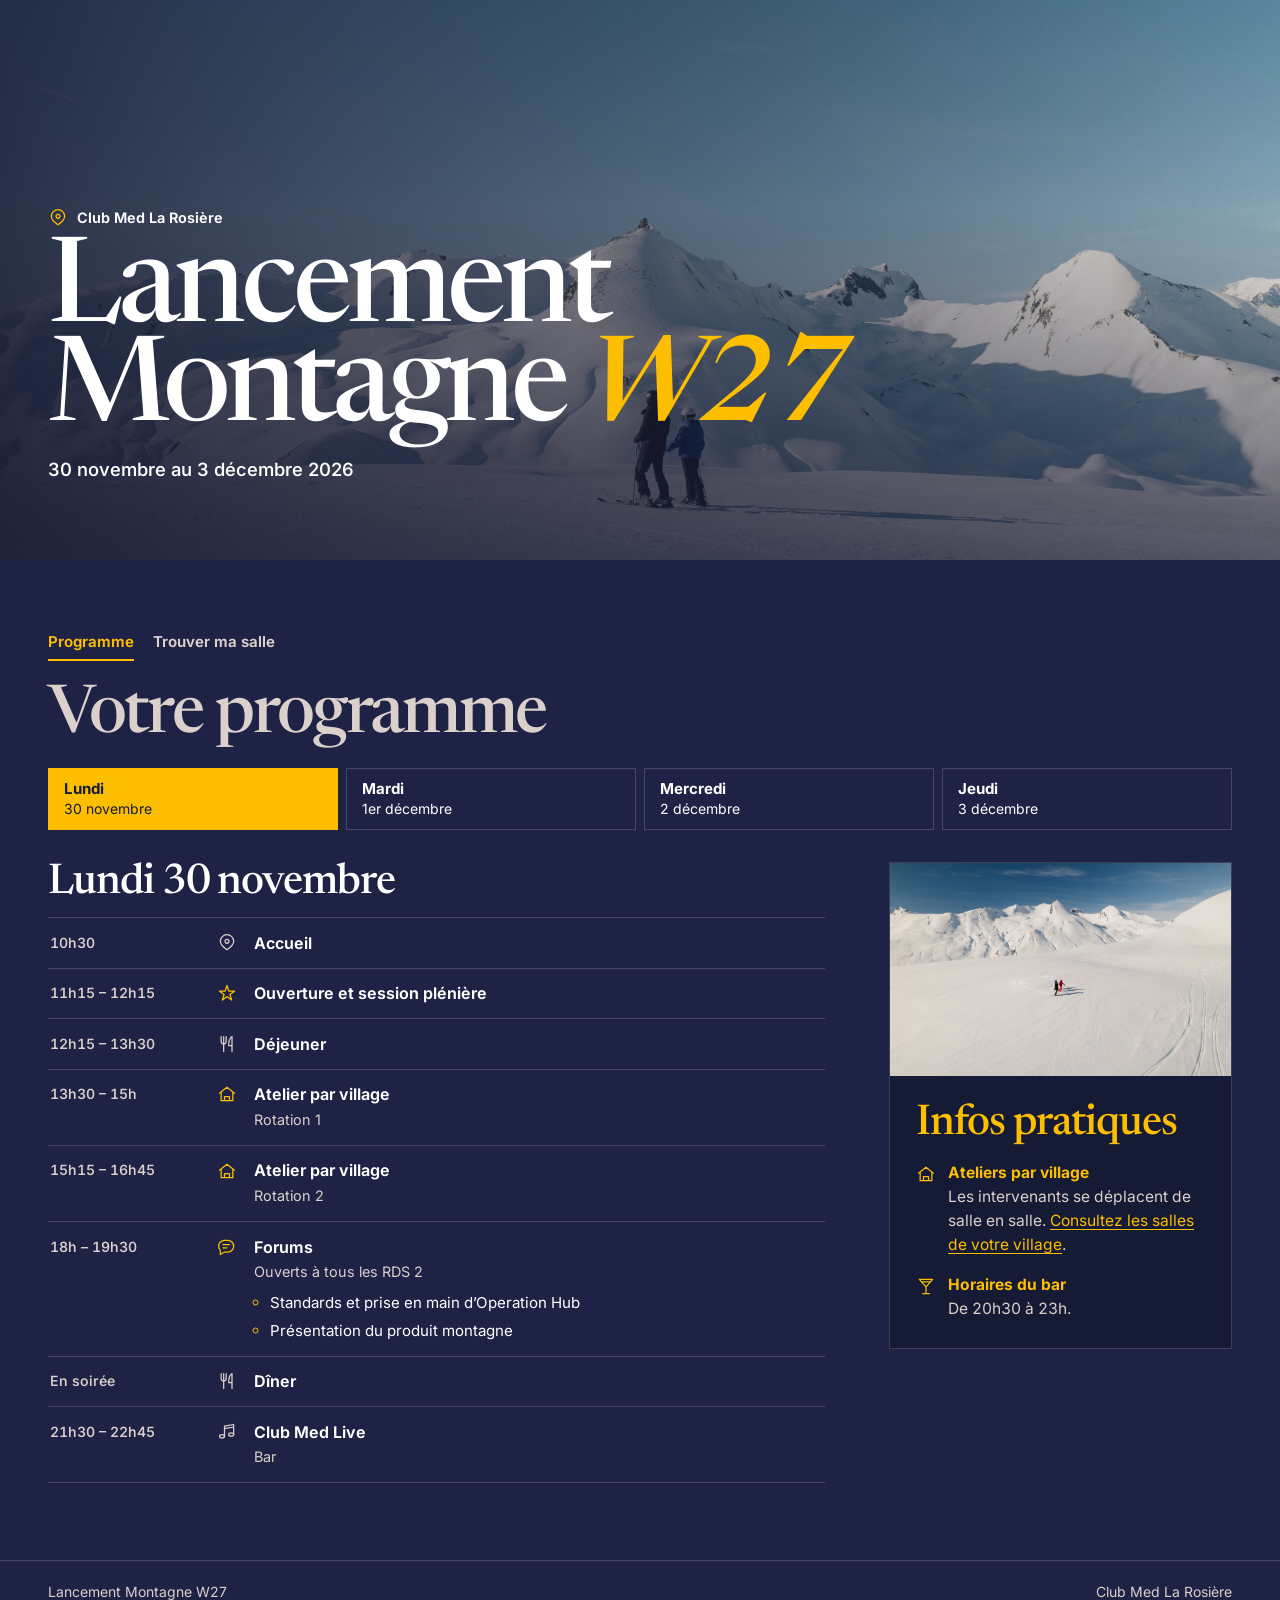
<file: index.html>
<!doctype html>
<html lang="fr">
<head>
  <meta charset="utf-8">
  <meta name="viewport" content="width=device-width, initial-scale=1">
  <meta name="description" content="Le programme du Lancement Montagne W27 à La Rosière, du 30 novembre au 3 décembre 2026.">
  <meta name="theme-color" content="#1e2346">
  <title>Programme | Lancement Montagne W27</title>
  <link rel="stylesheet" href="style.css">
  <script src="programme.js" defer></script>
</head>
<body>
  <svg class="sprites" xmlns="http://www.w3.org/2000/svg" aria-hidden="true"><symbol id="icon-pin" viewbox="0 0 24 24"><path d="M20 10c0 5-8 10-8 10S4 15 4 10a8 8 0 1 1 16 0Z"></path><circle cx="12" cy="10" r="2.3"></circle></symbol><symbol id="icon-workshop" viewbox="0 0 24 24"><rect x="3" y="4" width="18" height="12" rx="1.5"></rect><path d="M12 16v4m-4 1h8M7 12l3-3 2 2 4-4"></path></symbol><symbol id="icon-village" viewbox="0 0 24 24"><path d="M3 11l9-7 9 7m-16-1v10h14V10m-10 10v-5h6v5"></path></symbol><symbol id="icon-forum" viewbox="0 0 24 24"><path d="M20 11a7 7 0 0 1-7 7H9l-5 3v-5a7 7 0 0 1-2-5 7 7 0 0 1 7-7h4a7 7 0 0 1 7 7Z"></path><path d="M7 9h8m-8 4h5"></path></symbol><symbol id="icon-bar" viewbox="0 0 24 24"><path d="M4 4h16l-8 9-8-9Zm8 9v7m-4 1h8M7 7h10"></path></symbol><symbol id="icon-meal" viewbox="0 0 24 24"><path d="M5 3v6a3 3 0 0 0 6 0V3M8 3v18m10 0V3c-3 2-4 6-4 11h4"></path></symbol><symbol id="icon-music" viewbox="0 0 24 24"><path d="M9 17V5l11-2v12M9 8l11-2"></path><ellipse cx="6" cy="17" rx="3" ry="2"></ellipse><ellipse cx="17" cy="15" rx="3" ry="2"></ellipse></symbol><symbol id="icon-event" viewbox="0 0 24 24"><path d="M12 3l2.2 6.8H21l-5.5 4 2.1 6.7-5.6-4.2-5.6 4.2 2.1-6.7L3 9.8h6.8L12 3Z"></path></symbol></svg><header class="hero">
    <img class="hero-photo" src="assets/la-rosiere.jpg" alt="" width="2048" height="1365" fetchpriority="high">
    <div class="wrap hero-inner">
      <p class="venue"><svg class="icon" aria-hidden="true" focusable="false" viewbox="0 0 24 24"><use href="#icon-pin"></use></svg>Club Med La Rosière</p>
      <h1>Lancement<br>Montagne <span>W27</span></h1>
      <p class="dates">30 novembre au 3 décembre 2026</p>
    </div>
  </header>
  <main id="programme" class="wrap programme"><nav class="site-nav" aria-label="Navigation du séminaire"><a href="index.html" aria-current="page">Programme</a><a href="salles.html">Trouver ma salle</a></nav>
    <h2 class="section-title">Votre programme</h2>
    <nav class="day-nav" aria-label="Choisir un jour"><a href="#30-novembre" aria-label="Lundi 30 novembre"><strong>Lundi</strong><span class="date-full">30 novembre</span><span class="date-short" aria-hidden="true">30 nov.</span></a><a href="#1-decembre" aria-label="Mardi 1er décembre"><strong>Mardi</strong><span class="date-full">1er décembre</span><span class="date-short" aria-hidden="true">1er déc.</span></a><a href="#2-decembre" aria-label="Mercredi 2 décembre"><strong>Mercredi</strong><span class="date-full">2 décembre</span><span class="date-short" aria-hidden="true">2 déc.</span></a><a href="#3-decembre" aria-label="Jeudi 3 décembre"><strong>Jeudi</strong><span class="date-full">3 décembre</span><span class="date-short" aria-hidden="true">3 déc.</span></a></nav>
    <div class="layout">
      <div class="schedule"><section id="30-novembre" class="day" aria-labelledby="heading-30-novembre"><h2 id="heading-30-novembre">Lundi 30 novembre</h2><ol class="slots"><li class="slot"><span class="time">10h30</span></span><svg class="icon slot-icon" aria-hidden="true" focusable="false" viewbox="0 0 24 24"><use href="#icon-pin"></use></svg><div><h3>Accueil</h3></div></li><li class="slot emphasis"><span class="time">11h15 – 12h15</span></span><svg class="icon slot-icon" aria-hidden="true" focusable="false" viewbox="0 0 24 24"><use href="#icon-event"></use></svg><div><h3>Ouverture et session plénière</h3></div></li><li class="slot"><span class="time">12h15 – 13h30</span></span><svg class="icon slot-icon" aria-hidden="true" focusable="false" viewbox="0 0 24 24"><use href="#icon-meal"></use></svg><div><h3>Déjeuner</h3></div></li><li class="slot emphasis"><span class="time">13h30 – 15h</span></span><svg class="icon slot-icon" aria-hidden="true" focusable="false" viewbox="0 0 24 24"><use href="#icon-village"></use></svg><div><h3>Atelier par village</h3><p>Rotation 1</p></div></li><li class="slot emphasis"><span class="time">15h15 – 16h45</span></span><svg class="icon slot-icon" aria-hidden="true" focusable="false" viewbox="0 0 24 24"><use href="#icon-village"></use></svg><div><h3>Atelier par village</h3><p>Rotation 2</p></div></li><li class="slot emphasis"><span class="time">18h – 19h30</span></span><svg class="icon slot-icon" aria-hidden="true" focusable="false" viewbox="0 0 24 24"><use href="#icon-forum"></use></svg><div><h3>Forums</h3><p>Ouverts à tous les RDS 2</p><ul class="forum-themes"><li>Standards et prise en main d’Operation Hub</li><li>Présentation du produit montagne</li></ul></div></li><li class="slot"><span class="time">En soirée</span></span><svg class="icon slot-icon" aria-hidden="true" focusable="false" viewbox="0 0 24 24"><use href="#icon-meal"></use></svg><div><h3>Dîner</h3></div></li><li class="slot"><span class="time">21h30 – 22h45</span></span><svg class="icon slot-icon" aria-hidden="true" focusable="false" viewbox="0 0 24 24"><use href="#icon-music"></use></svg><div><h3>Club Med Live</h3><p>Bar</p></div></li></ol></section>
<section id="1-decembre" class="day" aria-labelledby="heading-1-decembre"><h2 id="heading-1-decembre">Mardi 1er décembre</h2><ol class="slots"><li class="slot emphasis"><span class="time">8h30 – 10h</span></span><svg class="icon slot-icon" aria-hidden="true" focusable="false" viewbox="0 0 24 24"><use href="#icon-workshop"></use></svg><div><h3>Atelier par filière</h3><p>Bloc 1</p></div></li><li class="slot emphasis"><span class="time">10h15 – 11h45</span></span><svg class="icon slot-icon" aria-hidden="true" focusable="false" viewbox="0 0 24 24"><use href="#icon-workshop"></use></svg><div><h3>Atelier par filière</h3><p>Bloc 2</p></div></li><li class="slot"><span class="time">12h – 13h30</span></span><svg class="icon slot-icon" aria-hidden="true" focusable="false" viewbox="0 0 24 24"><use href="#icon-meal"></use></svg><div><h3>Déjeuner</h3></div></li><li class="slot emphasis"><span class="time">13h30 – 15h</span></span><svg class="icon slot-icon" aria-hidden="true" focusable="false" viewbox="0 0 24 24"><use href="#icon-village"></use></svg><div><h3>Atelier par village</h3><p>Rotation 3</p></div></li><li class="slot emphasis"><span class="time">15h15 – 16h45</span></span><svg class="icon slot-icon" aria-hidden="true" focusable="false" viewbox="0 0 24 24"><use href="#icon-village"></use></svg><div><h3>Atelier par village</h3><p>Rotation 4</p></div></li><li class="slot"><span class="time">16h30 – 18h</span></span><svg class="icon slot-icon" aria-hidden="true" focusable="false" viewbox="0 0 24 24"><use href="#icon-event"></use></svg><div><h3>Afterwork HYROX · Parcours PEAK</h3><p>Théâtre · horaire à confirmer</p></div></li><li class="slot emphasis"><span class="time">18h – 19h30</span></span><svg class="icon slot-icon" aria-hidden="true" focusable="false" viewbox="0 0 24 24"><use href="#icon-forum"></use></svg><div><h3>Forums</h3><p>Ouverts à tous les RDS 2</p><ul class="forum-themes"><li>Standards et prise en main d’Operation Hub</li><li>Responsabilité pénale du manager et conséquences des délégations de pouvoirs</li></ul></div></li><li class="slot"><span class="time">En soirée</span></span><svg class="icon slot-icon" aria-hidden="true" focusable="false" viewbox="0 0 24 24"><use href="#icon-meal"></use></svg><div><h3>Dîner</h3></div></li><li class="slot"><span class="time">20h30 – 21h30</span></span><svg class="icon slot-icon" aria-hidden="true" focusable="false" viewbox="0 0 24 24"><use href="#icon-music"></use></svg><div><h3>Club Med Live</h3><p>Bar</p></div></li><li class="slot"><span class="time">21h30</span></span><svg class="icon slot-icon" aria-hidden="true" focusable="false" viewbox="0 0 24 24"><use href="#icon-event"></use></svg><div><h3>Première du spectacle Millenium</h3><p>Théâtre</p></div></li></ol></section>
<section id="2-decembre" class="day" aria-labelledby="heading-2-decembre"><h2 id="heading-2-decembre">Mercredi 2 décembre</h2><ol class="slots"><li class="slot emphasis"><span class="time">8h30 – 10h</span></span><svg class="icon slot-icon" aria-hidden="true" focusable="false" viewbox="0 0 24 24"><use href="#icon-workshop"></use></svg><div><h3>Atelier par filière</h3><p>Bloc 3</p></div></li><li class="slot emphasis"><span class="time">10h15 – 11h45</span></span><svg class="icon slot-icon" aria-hidden="true" focusable="false" viewbox="0 0 24 24"><use href="#icon-village"></use></svg><div><h3>Atelier par village</h3><p>Rotation 5</p></div></li><li class="slot"><span class="time">12h – 13h30</span></span><svg class="icon slot-icon" aria-hidden="true" focusable="false" viewbox="0 0 24 24"><use href="#icon-meal"></use></svg><div><h3>Déjeuner</h3></div></li><li class="slot emphasis"><span class="time">13h30 – 15h</span></span><svg class="icon slot-icon" aria-hidden="true" focusable="false" viewbox="0 0 24 24"><use href="#icon-village"></use></svg><div><h3>Atelier par village</h3><p>Rotation 6</p></div></li><li class="slot emphasis"><span class="time">15h15 – 16h45</span></span><svg class="icon slot-icon" aria-hidden="true" focusable="false" viewbox="0 0 24 24"><use href="#icon-village"></use></svg><div><h3>Atelier par village</h3><p>Rotation 7</p></div></li><li class="slot"><span class="time">16h30 – 18h</span></span><svg class="icon slot-icon" aria-hidden="true" focusable="false" viewbox="0 0 24 24"><use href="#icon-event"></use></svg><div><h3>Afterwork Dift Fondation</h3><p>Théâtre · horaire à confirmer</p></div></li><li class="slot emphasis"><span class="time">18h – 19h30</span></span><svg class="icon slot-icon" aria-hidden="true" focusable="false" viewbox="0 0 24 24"><use href="#icon-forum"></use></svg><div><h3>Forums</h3><p>Ouverts à tous les RDS 2</p><ul class="forum-themes"><li>Responsabilité pénale du manager et conséquences des délégations de pouvoirs</li><li>Questions-réponses de l’atelier village RH</li></ul></div></li><li class="slot"><span class="time">En soirée</span></span><svg class="icon slot-icon" aria-hidden="true" focusable="false" viewbox="0 0 24 24"><use href="#icon-meal"></use></svg><div><h3>Dîner</h3></div></li><li class="slot"><span class="time">20h</span></span><svg class="icon slot-icon" aria-hidden="true" focusable="false" viewbox="0 0 24 24"><use href="#icon-music"></use></svg><div><h3>Happening Live</h3><p>Restaurant</p></div></li><li class="slot"><span class="time">20h30 – 21h30</span></span><svg class="icon slot-icon" aria-hidden="true" focusable="false" viewbox="0 0 24 24"><use href="#icon-music"></use></svg><div><h3>DJ Live</h3><p>Bar</p></div></li><li class="slot"><span class="time">21h30 – 22h30</span></span><svg class="icon slot-icon" aria-hidden="true" focusable="false" viewbox="0 0 24 24"><use href="#icon-music"></use></svg><div><h3>Club Med Live</h3><p>Bar</p></div></li></ol></section>
<section id="3-decembre" class="day" aria-labelledby="heading-3-decembre"><h2 id="heading-3-decembre">Jeudi 3 décembre</h2><ol class="slots"><li class="slot emphasis"><span class="time">8h30 – 10h</span></span><svg class="icon slot-icon" aria-hidden="true" focusable="false" viewbox="0 0 24 24"><use href="#icon-workshop"></use></svg><div><h3>Atelier par filière</h3><p>Bloc 4 · Partage de bonnes pratiques</p></div></li><li class="slot emphasis"><span class="time">10h15 – 11h45</span></span><svg class="icon slot-icon" aria-hidden="true" focusable="false" viewbox="0 0 24 24"><use href="#icon-village"></use></svg><div><h3>Atelier par village</h3><p>Rotation 8</p></div></li><li class="slot emphasis"><span class="time">12h – 12h30</span></span><svg class="icon slot-icon" aria-hidden="true" focusable="false" viewbox="0 0 24 24"><use href="#icon-event"></use></svg><div><h3>Clôture du séminaire</h3></div></li><li class="slot"><span class="time">12h30 – 13h30</span></span><svg class="icon slot-icon" aria-hidden="true" focusable="false" viewbox="0 0 24 24"><use href="#icon-meal"></use></svg><div><h3>Déjeuner et départs</h3></div></li></ol></section></div>
      <aside class="practical" aria-label="Informations pratiques">
        <img src="assets/sur-les-pistes.jpg" alt="Pistes enneigées à La Rosière" width="2048" height="1364" loading="lazy">
        <div class="practical-copy">
          <h2>Infos pratiques</h2>
          <div class="practical-item"><svg class="icon" aria-hidden="true" focusable="false" viewbox="0 0 24 24"><use href="#icon-village"></use></svg><p><strong>Ateliers par village</strong><br>Les intervenants se déplacent de salle en salle. <a href="salles.html">Consultez les salles de votre village</a>.</p>
          </div><div class="practical-item"><svg class="icon" aria-hidden="true" focusable="false" viewbox="0 0 24 24"><use href="#icon-bar"></use></svg><p><strong>Horaires du bar</strong><br>De <span class="bar-hours">20h30 à 23h</span>.</p>
        </div></div>
      </aside>
    </div>
  </main>
  <footer><div class="wrap">Lancement Montagne W27 <span>Club Med La Rosière</span></div></footer>
</body>
</html>
</file>
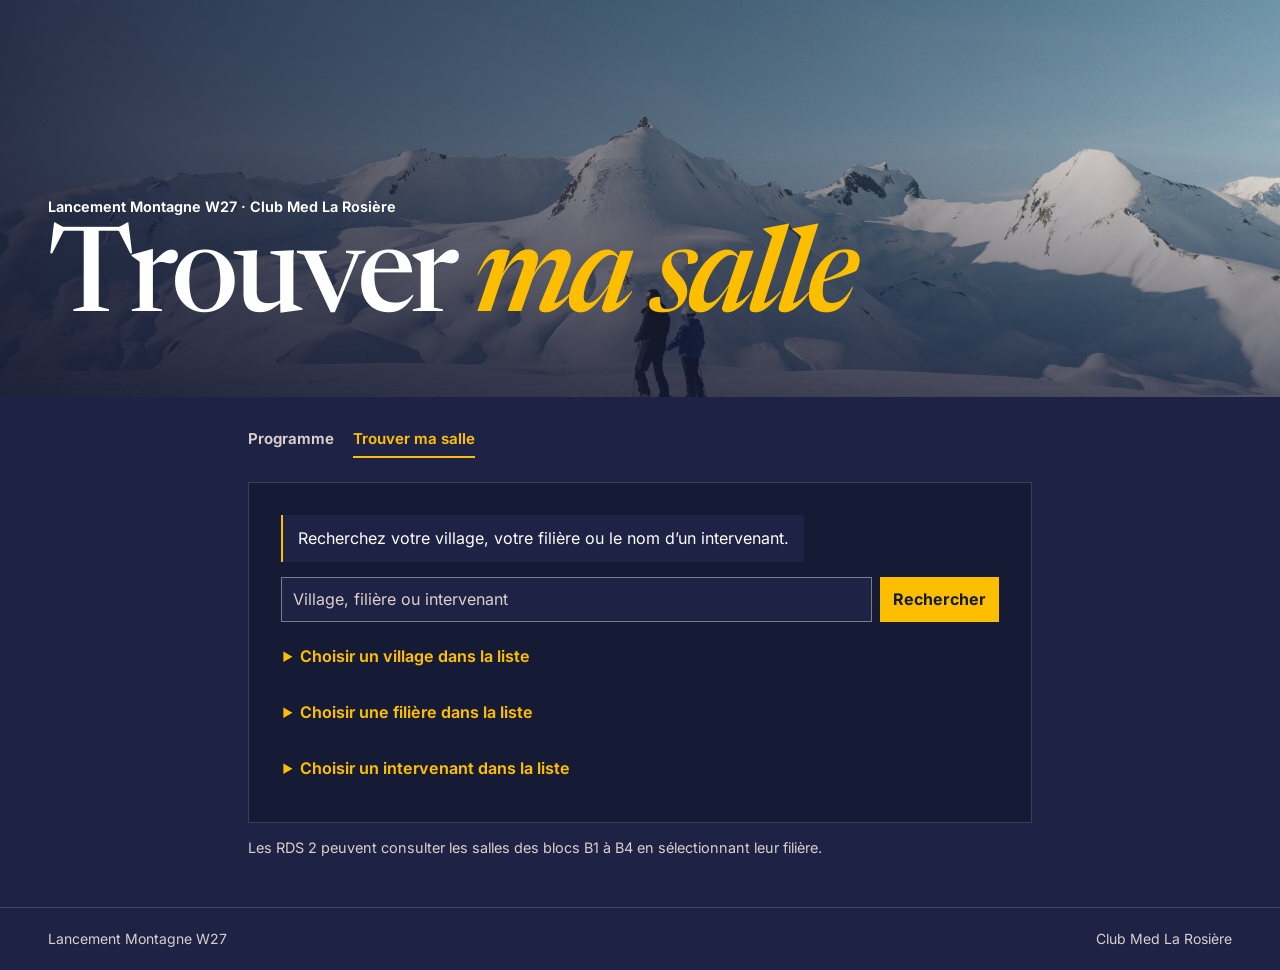
<file: salles.html>
<!doctype html>
<html lang="fr">
<head>
  <meta charset="utf-8">
  <meta name="viewport" content="width=device-width, initial-scale=1">
  <meta name="theme-color" content="#1e2346">
  <meta name="description" content="Retrouvez vos salles et ateliers par village ou par intervenant pour le Lancement Montagne W27 à La Rosière.">
  <title>Trouver ma salle | Lancement Montagne W27</title>
  <link rel="stylesheet" href="style.css">
  <script src="salles-data.js" defer></script>
  <script src="salles.js" defer></script>
</head>
<body>
  <header class="hero room-hero">
    <img class="hero-photo" src="assets/la-rosiere.jpg" alt="" width="2048" height="1365" fetchpriority="high">
    <div class="wrap hero-inner">
      <p class="venue">Lancement Montagne W27 · Club Med La Rosière</p>
      <h1>Trouver <span>ma salle</span></h1>
    </div>
  </header>
  <main class="wrap room-main">
    <nav class="site-nav" aria-label="Navigation du séminaire">
      <a href="index.html">Programme</a>
      <a href="salles.html" aria-current="page">Trouver ma salle</a>
    </nav>
    <div class="room-chat">
      <p class="chat-bubble" id="room-prompt">Recherchez votre village, votre filière ou le nom d’un intervenant.</p>
      <form class="room-form">
        <label class="visually-hidden" for="village">Village, filière ou intervenant</label>
        <input id="village" name="village" type="search" placeholder="Village, filière ou intervenant" autocomplete="off" maxlength="100" required>
        <button type="submit">Rechercher</button>
      </form>
      <details class="village-picker">
        <summary>Choisir un village dans la liste</summary>
        <div class="room-choices" id="village-list"></div>
      </details>
      <details class="village-picker filiere-picker">
        <summary>Choisir une filière dans la liste</summary>
        <div class="room-choices" id="filiere-list"></div>
      </details>
      <details class="village-picker speaker-picker">
        <summary>Choisir un intervenant dans la liste</summary>
        <div class="room-choices" id="speaker-list"></div>
      </details>
      <noscript>Activez JavaScript pour rechercher vos ateliers.</noscript>
      <p class="visually-hidden" id="search-status" role="status"></p>
      <div id="room-answer"></div>
    </div>
    <p class="room-scope">Les RDS 2 peuvent consulter les salles des blocs B1 à B4 en sélectionnant leur filière.</p>
  </main>
  <footer><div class="wrap">Lancement Montagne W27 <span>Club Med La Rosière</span></div></footer>
  <template id="room-result">
    <section class="chat-result" aria-labelledby="result-village">
      <div class="room-summary">
        <h2 id="result-village"></h2>
        <p class="room-reference">Salle de référence <strong class="reference-room"></strong></p>
      </div>
      <div class="room-days"></div>
    </section>
  </template>
</body>
</html>
</file>
<file: style.css>
@font-face {
  font-family: Inter;
  src: url("assets/inter-normal.woff2") format("woff2");
  font-weight: 400 800;
  font-display: swap;
}
@font-face {
  font-family: Newsreader;
  src: url("assets/newsreader-normal.woff2") format("woff2");
  font-weight: 400 700;
  font-display: swap;
}
@font-face {
  font-family: Newsreader;
  src: url("assets/newsreader-italic.woff2") format("woff2");
  font-weight: 400 700;
  font-style: italic;
  font-display: swap;
}
:root {
  color-scheme: dark;
  --navy: #1e2346;
  --deep: #151a35;
  --yellow: #fdbe00;
  --stone: #dbd0cb;
  --white: #ffffff;
  --line: #ffffff29;
  color: var(--white);
  background: var(--navy);
  font: 100%/1.55 Inter, "Segoe UI", sans-serif;
}
* { box-sizing: border-box; }
body { margin: 0; }
h1, h2, h3, p { margin: 0; }
.wrap { width: min(100% - 5rem, 74rem); margin-inline: auto; }
.sprites { position: absolute; width: 0; height: 0; overflow: hidden; }
.icon { width: 1.25rem; height: 1.25rem; fill: none; stroke: currentColor; stroke-width: 1.5; stroke-linecap: round; stroke-linejoin: round; }
.hero {
  position: relative;
  isolation: isolate;
  display: grid;
  align-items: end;
  min-height: clamp(22rem, 44vw, 35rem);
  overflow: hidden;
}
.hero-photo, .hero::after { position: absolute; inset: 0; width: 100%; height: 100%; }
.hero-photo { z-index: -2; object-fit: cover; object-position: 50% 62%; }
.hero::after {
  content: "";
  z-index: -1;
  background: linear-gradient(90deg, #141932d9, #14193262 57%, #14193200),
              linear-gradient(0deg, #151a35af, transparent 63%);
}
.hero-inner { padding-block: 3rem clamp(2.8rem, 6vw, 5.5rem); }
.venue { display: flex; align-items: center; gap: .55rem; font-size: .9rem; font-weight: 650; }
.venue .icon { color: var(--yellow); }
.hero h1 {
  margin: .95rem 0 .8rem;
  font: 480 clamp(3.25rem, 9.2vw, 7.4rem)/.84 Newsreader, Georgia, serif;
  letter-spacing: -.045em;
}
.hero h1 span { color: var(--yellow); font-style: italic; font-weight: 540; white-space: nowrap; }
.dates { font-size: clamp(.92rem, 1.7vw, 1.14rem); font-weight: 550; }
.programme { padding-block: clamp(2rem, 5vw, 4rem) clamp(2.5rem, 6vw, 5rem); }
.section-title { color: var(--stone); font: 500 clamp(2.4rem, 5.2vw, 4.3rem)/.96 Newsreader, Georgia, serif; letter-spacing: -.035em; }
.day-nav { display: grid; grid-template-columns: repeat(4, minmax(0, 1fr)); gap: .5rem; margin: 1.15rem 0 2rem; }
.day-nav a {
  display: grid;
  justify-items: start;
  gap: .1rem;
  min-height: 3.4rem;
  padding: .65rem .95rem;
  border: 1px solid var(--line);
  color: var(--white);
  text-decoration: none;
  line-height: 1.3;
}
.day-nav a:hover { border-color: var(--yellow); }
.day-nav a[aria-current="date"] { background: var(--yellow); border-color: var(--yellow); color: var(--deep); }
.day-nav strong { font-size: .94rem; font-weight: 700; }
.day-nav span { font-size: .875rem; }
a:focus-visible { outline: 2px solid var(--yellow); outline-offset: 4px; }
.layout { display: grid; grid-template-columns: minmax(0, 1fr) minmax(15rem, 29%); gap: clamp(1.4rem, 5vw, 4rem); align-items: start; }
.day { scroll-margin-top: 1rem; }
.day + .day { margin-top: 2.3rem; }
.day[hidden] + .day { margin-top: 0; }
.day h2, .practical h2 { font: 520 clamp(1.8rem, 3.7vw, 2.65rem)/1 Newsreader, Georgia, serif; letter-spacing: -.025em; }
.slots { margin: .8rem 0 0; padding: 0; list-style: none; border-top: 1px solid var(--line); }
.slot { display: grid; grid-template-columns: 9.4rem 1.35rem minmax(0, 1fr); gap: 1rem; padding: .85rem .15rem; align-items: start; border-bottom: 1px solid var(--line); }
.slot-icon { color: var(--stone); margin-top: .07rem; }
.emphasis .slot-icon { color: var(--yellow); }
.slot h3 { font-size: 1rem; font-weight: 650; line-height: 1.4; }
.slot p { margin-top: .2rem; color: var(--stone); font-size: .9rem; }
.time { color: var(--stone); font-size: .88rem; font-weight: 550; font-variant-numeric: tabular-nums; white-space: nowrap; }
.practical { background: var(--deep); border: 1px solid var(--line); }
.practical img { display: block; width: 100%; height: auto; aspect-ratio: 16/10; object-fit: cover; }
.practical-copy { padding: clamp(1.15rem, 2.25vw, 1.65rem); }
.practical h2, .practical strong, .practical .icon { color: var(--yellow); }
.practical-item { display: grid; grid-template-columns: 1.25rem minmax(0, 1fr); gap: .75rem; margin-top: 1rem; }
.practical-item .icon { margin-top: .17rem; }
.practical p { font-size: .97rem; color: var(--stone); }
.practical strong { font-weight: 700; }
footer { border-top: 1px solid var(--line); color: var(--stone); }
footer .wrap { display: flex; justify-content: space-between; flex-wrap: wrap; gap: .3rem 1rem; padding-block: 1.25rem; font-size: .875rem; }
@media (max-width: 48rem) {
  .wrap { width: calc(100% - 2rem); }
  .hero-photo { object-position: 53% 65%; }
  .layout { grid-template-columns: 1fr; gap: 1.75rem; }
  .day-nav { gap: .3rem; margin-bottom: 1.4rem; }
  .day-nav a { padding: .52rem .4rem; }
  .slot { grid-template-columns: 6.9rem 1.2rem minmax(0, 1fr); gap: .58rem; padding-inline: 0; }
  .slot-icon { width: 1.12rem; height: 1.12rem; }
  .practical img { aspect-ratio: 2.4 / 1; }
}
@media (max-width: 30rem) {
  .slot {
    grid-template-columns: 1.2rem minmax(0, 1fr);
    column-gap: .65rem;
    row-gap: .2rem;
  }
  .slot .time { grid-column: 2; grid-row: 1; }
  .slot > .slot-icon { grid-column: 1; grid-row: 2; }
  .slot > div { grid-column: 2; grid-row: 2; }
}
@media (max-width: 23rem) {
  .day-nav { grid-template-columns: repeat(2, minmax(0, 1fr)); }
  .hero h1 { font-size: 3.1rem; }
}
@media print {
  :root { color-scheme: light; --navy: #fff; --white: #151a35; --stone: #151a35; --yellow: #151a35; --line: #151a3540; }
  .hero, .practical { background: white; }
  .hero { min-height: auto; }
  .hero-photo, .hero::after, .day-nav, .practical img, footer { display: none; }
  .hero-inner, .programme { padding-block: 0 1rem; }
  .hero h1 { font-size: 2rem; }
  .layout { display: block; }
  .day[hidden] { display: block; }
  .day + .day, .day[hidden] + .day, .practical { margin-top: 1.2rem; }
  .slot { padding-block: .35rem; break-inside: avoid; }
}
.forum-themes { margin: .45rem 0 0; padding-left: 1rem; color: var(--white); font-size: .94rem; }
.forum-themes li + li { margin-top: .3rem; }
.forum-themes li::marker { color: var(--yellow); }
.day-nav .date-short { display: none; }
@media (max-width: 34rem) {
  .day-nav .date-full { display: none; }
  .day-nav .date-short { display: block; }
}

.site-nav { display: flex; flex-wrap: wrap; gap: .55rem 1.2rem; margin-bottom: 1.5rem; }
.site-nav a { color: var(--stone); padding: .38rem 0; text-decoration: none; border-bottom: 2px solid transparent; font-size: .9375rem; font-weight: 650; }
.site-nav a:hover, .site-nav a[aria-current="page"] { color: var(--yellow); border-color: var(--yellow); }
.practical a { color: var(--yellow); text-underline-offset: .18em; }
.room-hero { min-height: clamp(16rem, 31vw, 27rem); }
.room-hero .hero-inner { padding-bottom: clamp(2.1rem, 5vw, 4.4rem); }
.room-hero h1 { margin-bottom: 0; }
.room-main { max-width: 49rem; padding-block: 1.5rem 3rem; }
.room-chat { padding: clamp(1rem, 4vw, 2rem); border: 1px solid var(--line); background: var(--deep); }
.chat-bubble { width: fit-content; padding: .7rem .95rem; background: var(--navy); border-left: 2px solid var(--yellow); }
.room-form { display: flex; gap: .5rem; align-items: stretch; margin-top: .9rem; }
.room-form input, .room-form button, .room-choices button { min-height: 2.85rem; font: inherit; }
.room-form input { flex: 1; min-width: 0; padding: .55rem .7rem; border: 1px solid #dbd0cb85; border-radius: 0; background: var(--navy); color: var(--white); }
.room-form input::placeholder { color: var(--stone); }
.room-form button, .room-choices button { padding: .5rem .75rem; border: 1px solid var(--yellow); background: var(--yellow); color: var(--deep); font-weight: 700; cursor: pointer; }
.room-form :focus-visible, .room-choices button:focus-visible { outline: 2px solid var(--yellow); outline-offset: 3px; }
#room-answer:not(:empty) { margin-top: 1.3rem; }
.room-summary { padding: .95rem 1rem; border-left: 3px solid var(--yellow); background: var(--navy); }
.room-summary h2 { font: 530 clamp(1.8rem, 5vw, 2.5rem)/1.1 Newsreader, Georgia, serif; }
.room-summary p { margin-top: .3rem; color: var(--stone); }
.room-day { font: 530 1.47rem/1.15 Newsreader, Georgia, serif; margin-top: 1.3rem; }
.room-sessions { list-style: none; padding: 0; margin: .45rem 0 0; border-top: 1px solid var(--line); }
.room-session { display: grid; grid-template-columns: 8.5rem minmax(0, 1fr); gap: .6rem; padding: .6rem 0; border-bottom: 1px solid var(--line); }
.session-time { color: var(--stone); font-size: .875rem; font-variant-numeric: tabular-nums; }
.room-workshop { margin: 0; font-size: .99rem; line-height: 1.4; font-weight: 650; }
.session-room, .shared-workshop { margin-top: .15rem; font-size: .9rem; }
.shared-workshop { color: var(--stone); }
.reference-room, .session-room {
  display: grid;
  grid-template-columns: .9em minmax(0, 1fr);
  align-items: baseline;
  gap: .35em;
  color: var(--yellow);
}
.reference-room::before, .session-room::before {
  content: "";
  width: .9em;
  height: .9em;
  align-self: start;
  margin-top: .29em;
  background: currentColor;
  mask: url("data:image/svg+xml,%3Csvg xmlns='http://www.w3.org/2000/svg' viewBox='0 0 24 24' fill='none' stroke='black' stroke-width='2' stroke-linecap='round' stroke-linejoin='round'%3E%3Cpath d='M20 10c0 5-8 10-8 10S4 15 4 10a8 8 0 1 1 16 0Z'/%3E%3Ccircle cx='12' cy='10' r='2.3'/%3E%3C/svg%3E") center / contain no-repeat;
}
.changed-room { color: var(--yellow); font-weight: 700; }
.room-scope { margin-top: .85rem; color: var(--stone); font-size: .9rem; }
.room-choices { display: flex; flex-wrap: wrap; gap: .45rem; margin-top: .75rem; }
.room-choices button { border-color: var(--line); background: var(--navy); color: var(--white); font-weight: 550; }
.visually-hidden { position: absolute; width: 1px; height: 1px; margin: -1px; padding: 0; overflow: hidden; clip-path: inset(50%); white-space: nowrap; }
@media (max-width: 32rem) {
  .room-hero h1 { font-size: clamp(2.85rem, 9.3vw, 4.25rem); }
  .room-hero h1 span { white-space: normal; }
  .room-form { flex-wrap: wrap; }
  .room-form input { flex-basis: 9.5rem; }
  .room-session { grid-template-columns: 1fr; gap: .18rem; }
}

.time, .session-time, .bar-hours {
  font-family: Inter, "Segoe UI", sans-serif;
  font-variant-numeric: tabular-nums;
}
.session-time, .bar-hours { white-space: nowrap; }
.village-picker { margin-top: .75rem; }
.village-picker summary {
  width: fit-content;
  padding: .6rem .15rem;
  color: var(--yellow);
  font-weight: 650;
  cursor: pointer;
}
.village-picker summary:focus-visible { outline: 2px solid var(--yellow); outline-offset: 2px; }

.session-note { margin-top: .3rem; color: var(--yellow); font-size: .9rem; }
</file>
